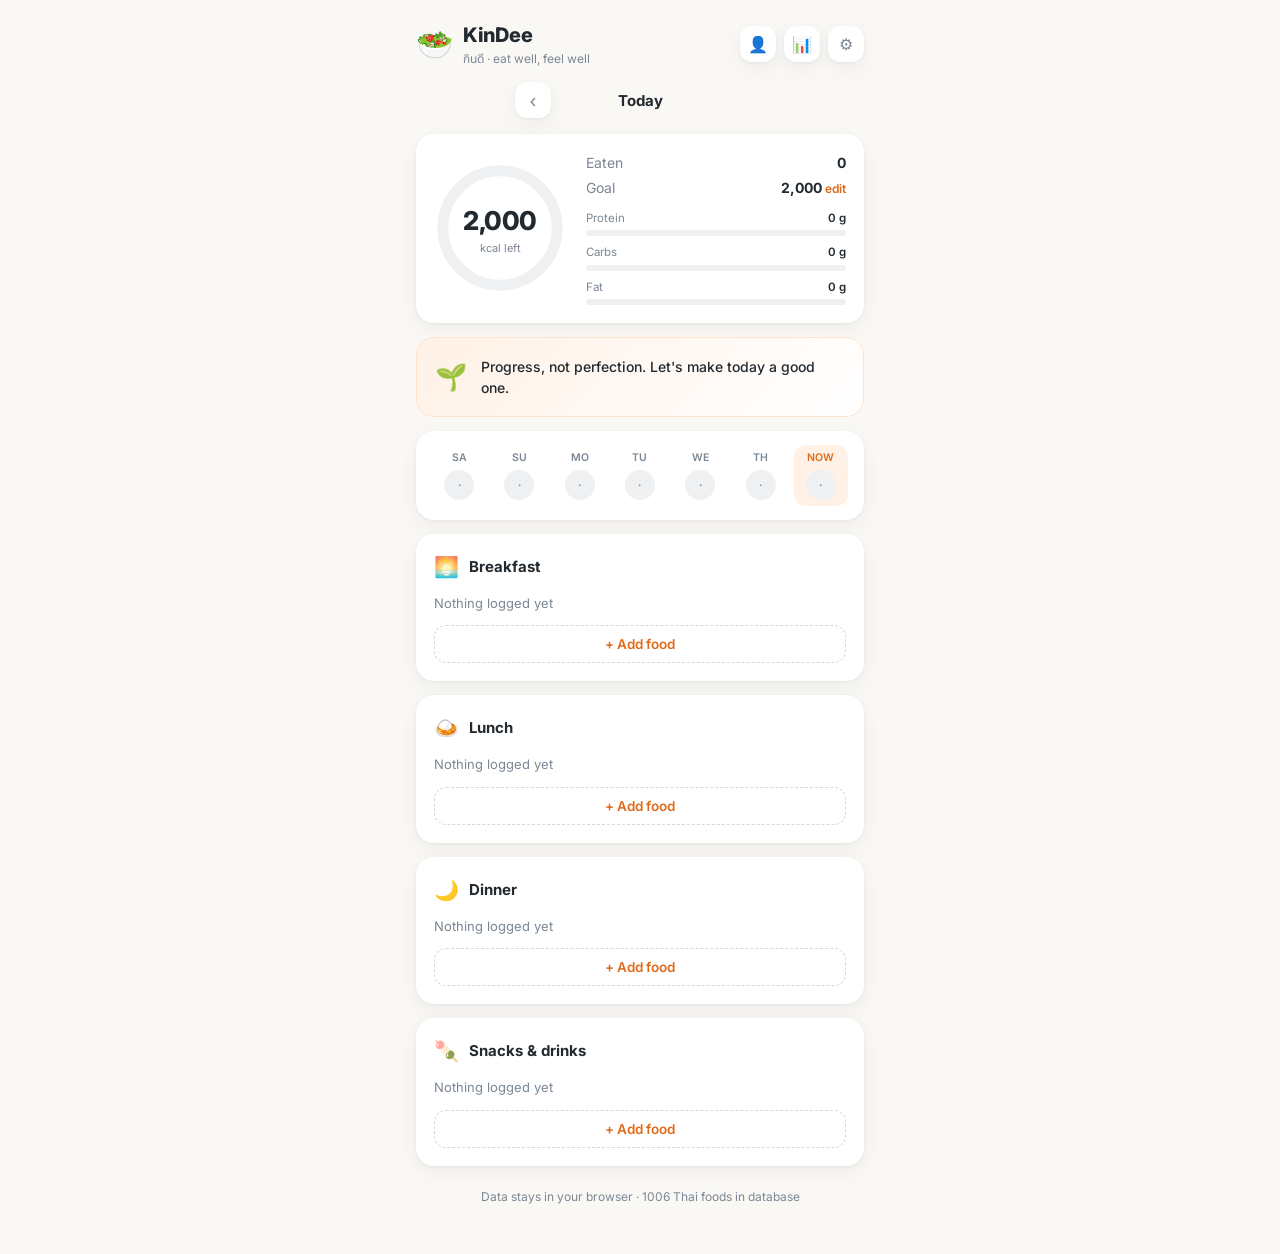
<file: index.html>
<!DOCTYPE html>
<html lang="en">
<head>
  <meta charset="UTF-8" />
  <meta name="viewport" content="width=device-width, initial-scale=1.0" />
  <title>KinDee — Thai Nutrition Tracker</title>
  <meta name="description" content="Track your meals, calories and macros with a built-in Thai food database." />
  <link rel="preconnect" href="https://fonts.googleapis.com" />
  <link rel="preconnect" href="https://fonts.gstatic.com" crossorigin />
  <link href="https://fonts.googleapis.com/css2?family=Inter:wght@400;500;600;700;800&family=Noto+Sans+Thai:wght@400;500;600;700&display=swap" rel="stylesheet" />
  <link rel="stylesheet" href="styles.css" />
  <link rel="icon" href="data:image/svg+xml,<svg xmlns=%22http://www.w3.org/2000/svg%22 viewBox=%220 0 100 100%22><text y=%22.9em%22 font-size=%2290%22>🥗</text></svg>" />
</head>
<body>
  <div class="app">

    <!-- Header -->
    <header class="header">
      <div class="brand">
        <span class="brand-logo">🥗</span>
        <div>
          <h1>KinDee</h1>
          <p class="brand-sub">กินดี · eat well, feel well</p>
        </div>
      </div>
      <div class="header-actions">
        <button class="icon-btn" id="btn-account" title="Account & sync" aria-label="Account and sync">👤</button>
        <button class="icon-btn" id="btn-stats" title="Weekly & monthly stats" aria-label="Weekly and monthly stats">📊</button>
        <button class="icon-btn" id="btn-goal" title="Set daily goal" aria-label="Set daily calorie goal">⚙</button>
      </div>
    </header>

    <div id="day-view">
    <!-- Date navigation -->
    <nav class="date-nav">
      <button class="icon-btn" id="date-prev" aria-label="Previous day">‹</button>
      <button class="date-label" id="date-label" title="Jump to today">Today</button>
      <button class="icon-btn" id="date-next" aria-label="Next day">›</button>
    </nav>

    <!-- Summary card -->
    <section class="card summary-card">
      <div class="ring-wrap">
        <svg class="ring" viewBox="0 0 120 120" aria-hidden="true">
          <circle class="ring-bg" cx="60" cy="60" r="52" />
          <circle class="ring-fill" id="ring-fill" cx="60" cy="60" r="52" />
        </svg>
        <div class="ring-center">
          <span class="ring-value" id="remaining-kcal">0</span>
          <span class="ring-caption" id="remaining-caption">kcal left</span>
        </div>
      </div>
      <div class="summary-side">
        <div class="summary-row">
          <span class="summary-label">Eaten</span>
          <span class="summary-num" id="eaten-kcal">0</span>
        </div>
        <div class="summary-row">
          <span class="summary-label">Goal</span>
          <span class="summary-num"><span id="goal-kcal">2000</span> <button class="link-btn" id="btn-goal-inline">edit</button></span>
        </div>
        <div class="macros">
          <div class="macro">
            <div class="macro-top"><span>Protein</span><span id="macro-p">0 g</span></div>
            <div class="bar"><div class="bar-fill p" id="bar-p"></div></div>
          </div>
          <div class="macro">
            <div class="macro-top"><span>Carbs</span><span id="macro-c">0 g</span></div>
            <div class="bar"><div class="bar-fill c" id="bar-c"></div></div>
          </div>
          <div class="macro">
            <div class="macro-top"><span>Fat</span><span id="macro-f">0 g</span></div>
            <div class="bar"><div class="bar-fill f" id="bar-f"></div></div>
          </div>
        </div>
      </div>
    </section>

    <!-- Encouragement -->
    <section class="card cheer-card" id="cheer-card">
      <span class="cheer-emoji" id="cheer-emoji">🌤</span>
      <p class="cheer-text" id="cheer-text">A fresh day, a fresh plate. You've got this!</p>
    </section>

    <!-- Week strip -->
    <section class="card week-card">
      <div class="week-strip" id="week-strip"></div>
    </section>

    <!-- Meals -->
    <main id="meals"></main>
    </div><!-- /day-view -->

    <!-- Stats view -->
    <section id="stats-view" class="hidden">
      <div class="stats-head">
        <h2 class="stats-title">Your summary</h2>
        <button class="link-btn" id="stats-close">← Back to today</button>
      </div>
      <div class="tabs stats-tabs">
        <button class="tab active" data-period="week">This week</button>
        <button class="tab" data-period="month">This month</button>
      </div>
      <div id="stats-body"></div>
    </section>

    <footer class="footer">
      Data stays in your browser · <span id="db-count">0</span> Thai foods in database
    </footer>
  </div>

  <!-- Add-food modal -->
  <div class="modal-overlay hidden" id="modal-overlay">
    <div class="modal" role="dialog" aria-modal="true" aria-labelledby="modal-title">
      <div class="modal-head">
        <h2 id="modal-title">Add to <span id="modal-meal-name">Breakfast</span></h2>
        <button class="icon-btn" id="modal-close" aria-label="Close">✕</button>
      </div>

      <div class="tabs">
        <button class="tab active" data-tab="search">Search food</button>
        <button class="tab" data-tab="new">New food</button>
      </div>

      <!-- Search tab -->
      <div class="tab-panel" id="panel-search">
        <input type="search" class="input search-input" id="food-search"
               placeholder="Search — pad thai, ส้มตำ, khao man gai…" autocomplete="off" />
        <div class="chips" id="category-chips"></div>
        <ul class="food-list" id="food-list"></ul>
      </div>

      <!-- New food tab -->
      <div class="tab-panel hidden" id="panel-new">
        <form id="new-food-form">
          <label class="field">Name <input class="input" id="nf-name" required placeholder="e.g. Grandma's kaeng som" autocomplete="off" /></label>
          <div id="nf-suggestions" class="nf-suggest hidden"></div>
          <div class="nf-templates">
            <span class="nf-templates-label">No match? Start from a type:</span>
            <div class="chips" id="nf-template-chips"></div>
          </div>
          <label class="field">Thai name <span class="optional">(optional)</span> <input class="input" id="nf-thai" placeholder="เช่น แกงส้มคุณยาย" autocomplete="off" /></label>
          <label class="field">Serving <input class="input" id="nf-serving" required placeholder="e.g. 1 bowl" /></label>
          <div class="field-row">
            <label class="field">Calories <input class="input" id="nf-kcal" type="number" min="0" max="5000" required placeholder="kcal" /></label>
            <label class="field">Protein g <input class="input" id="nf-p" type="number" min="0" max="500" step="0.1" placeholder="0" /></label>
          </div>
          <div class="field-row">
            <label class="field">Carbs g <input class="input" id="nf-c" type="number" min="0" max="500" step="0.1" placeholder="0" /></label>
            <label class="field">Fat g <input class="input" id="nf-f" type="number" min="0" max="500" step="0.1" placeholder="0" /></label>
          </div>
          <button class="btn primary full" type="submit">Save &amp; add to meal</button>
          <p class="hint">Saved foods appear in search for future days too.</p>
        </form>
      </div>
    </div>
  </div>

  <!-- Serving-quantity modal -->
  <div class="modal-overlay hidden" id="qty-overlay">
    <div class="modal small" role="dialog" aria-modal="true">
      <div class="modal-head">
        <h2 id="qty-food-name">Food</h2>
        <button class="icon-btn" id="qty-close" aria-label="Close">✕</button>
      </div>
      <p class="qty-serving" id="qty-serving-label">1 serving</p>
      <div class="qty-row">
        <button class="qty-btn" id="qty-minus" aria-label="Less">−</button>
        <input class="qty-input" id="qty-input" type="text" inputmode="decimal" value="1" aria-label="Portion amount" />
        <button class="qty-btn" id="qty-plus" aria-label="More">+</button>
      </div>
      <p class="qty-hint">Type any amount — e.g. 0.2, 0.5, 1.5</p>
      <p class="qty-kcal"><span id="qty-kcal">0</span> kcal</p>
      <button class="btn primary full" id="qty-add">Add</button>
    </div>
  </div>

  <!-- Goal modal -->
  <div class="modal-overlay hidden" id="goal-overlay">
    <div class="modal small" role="dialog" aria-modal="true">
      <div class="modal-head">
        <h2>Daily calorie goal</h2>
        <button class="icon-btn" id="goal-close" aria-label="Close">✕</button>
      </div>
      <input class="input goal-input" id="goal-input" type="number" min="800" max="6000" step="50" />
      <div class="goal-presets">
        <button class="chip" data-goal="1500">1500</button>
        <button class="chip" data-goal="1800">1800</button>
        <button class="chip" data-goal="2000">2000</button>
        <button class="chip" data-goal="2500">2500</button>
      </div>
      <button class="btn primary full" id="goal-save">Save goal</button>
      <p class="hint">A common range is 1,800–2,500 kcal. Adjust to what your doctor or dietitian recommends.</p>
    </div>
  </div>

  <!-- Account / sync modal -->
  <div class="modal-overlay hidden" id="account-overlay">
    <div class="modal small" role="dialog" aria-modal="true" aria-labelledby="account-title">
      <div class="modal-head">
        <h2 id="account-title">Account &amp; sync</h2>
        <button class="icon-btn" id="account-close" aria-label="Close">✕</button>
      </div>

      <!-- State A: backend not configured -->
      <div id="account-setup">
        <p class="account-intro">Sync your log across devices with a free
          <a href="https://supabase.com" target="_blank" rel="noopener">Supabase</a>
          project. Paste your project URL and public anon key (see the setup guide).</p>
        <label class="field">Project URL <input class="input" id="sb-url" placeholder="https://xxxx.supabase.co" autocomplete="off" /></label>
        <label class="field">Anon public key <input class="input" id="sb-key" placeholder="eyJhbGciOi…" autocomplete="off" /></label>
        <button class="btn primary full" id="sb-save">Connect</button>
        <p class="hint">The anon key is safe to use in the browser. Without this, KinDee keeps working offline on this device.</p>
      </div>

      <!-- State B: configured, signed out -->
      <div id="account-signin" class="hidden">
        <p class="account-intro">Enter your email — we'll send a one-tap magic link, no password needed.</p>
        <label class="field">Email <input class="input" id="sb-email" type="email" placeholder="you@email.com" autocomplete="email" /></label>
        <button class="btn primary full" id="sb-signin">Send magic link</button>
        <button class="link-btn account-reset" id="sb-forget">Use a different Supabase project</button>
      </div>

      <!-- State C: signed in -->
      <div id="account-signedin" class="hidden">
        <p class="account-intro">Signed in as <strong id="sb-who">—</strong>. Your log syncs automatically.</p>
        <p class="account-status" id="sb-status"></p>
        <button class="btn primary full" id="sb-syncnow">Sync now</button>
        <button class="link-btn account-reset" id="sb-signout">Sign out</button>
      </div>

      <!-- Your data (always available) -->
      <div class="account-data">
        <span class="account-data-label">Your data</span>
        <button class="btn ghost full" id="export-csv">⬇ Export food log (CSV)</button>
      </div>
    </div>
  </div>

  <div class="toast hidden" id="toast"></div>

  <script src="foods.js"></script>
  <script src="app.js"></script>
  <!-- Optional deployment config (Supabase keys). Loads if present; ignored if not. -->
  <script>
    (function () {
      var s = document.createElement("script");
      s.src = "config.js";
      s.onerror = function () { /* no config.js — app stays offline-only */ };
      s.onload = function () { loadAuth(); };
      // If config 404s, onerror fires and we still load auth.js (manual-entry fallback)
      s.onerror = function () { loadAuth(); };
      function loadAuth() {
        if (loadAuth.done) return;
        loadAuth.done = true;
        var a = document.createElement("script");
        a.src = "auth.js";
        document.body.appendChild(a);
      }
      document.body.appendChild(s);
    })();
  </script>
</body>
</html>
</file>
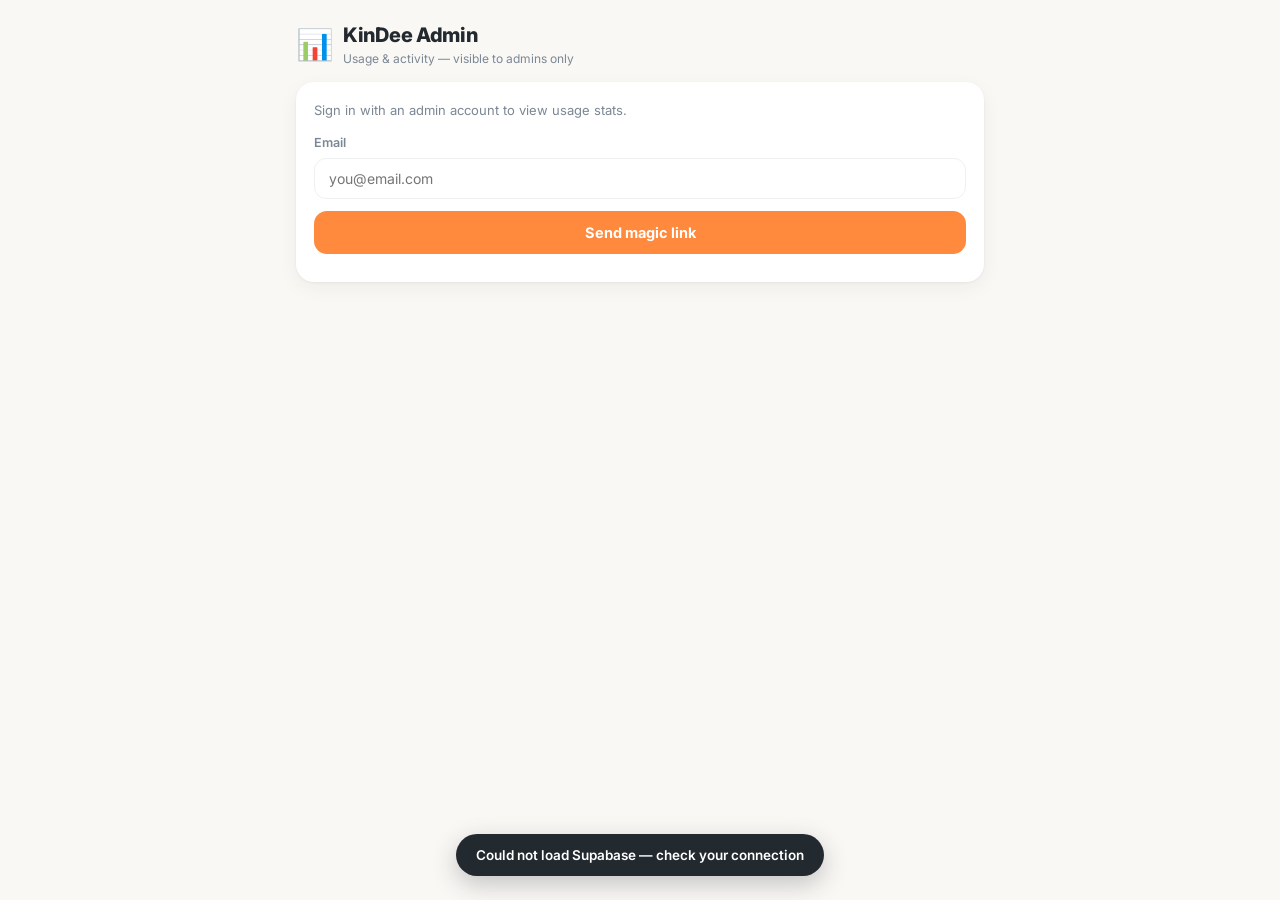
<file: admin.html>
<!DOCTYPE html>
<html lang="en">
<head>
  <meta charset="UTF-8" />
  <meta name="viewport" content="width=device-width, initial-scale=1.0" />
  <title>KinDee — Admin dashboard</title>
  <meta name="robots" content="noindex, nofollow" />
  <link href="https://fonts.googleapis.com/css2?family=Inter:wght@400;500;600;700;800&family=Noto+Sans+Thai:wght@400;500;600;700&display=swap" rel="stylesheet" />
  <link rel="stylesheet" href="styles.css" />
  <link rel="stylesheet" href="admin.css" />
  <link rel="icon" href="data:image/svg+xml,<svg xmlns=%22http://www.w3.org/2000/svg%22 viewBox=%220 0 100 100%22><text y=%22.9em%22 font-size=%2290%22>📊</text></svg>" />
</head>
<body>
  <div class="app admin-app">

    <header class="header">
      <div class="brand">
        <span class="brand-logo">📊</span>
        <div>
          <h1>KinDee Admin</h1>
          <p class="brand-sub">Usage &amp; activity — visible to admins only</p>
        </div>
      </div>
      <button class="icon-btn hidden" id="admin-signout" title="Sign out" aria-label="Sign out">⎋</button>
    </header>

    <!-- Not configured -->
    <section class="card hidden" id="admin-noconfig">
      <p class="account-intro">No backend is configured for this deployment
        (missing <code>config.js</code>), so there's no usage data to show.</p>
    </section>

    <!-- Sign-in -->
    <section class="card" id="admin-signin">
      <p class="account-intro">Sign in with an admin account to view usage stats.</p>
      <label class="field">Email <input class="input" id="admin-email" type="email" placeholder="you@email.com" autocomplete="email" /></label>
      <button class="btn primary full" id="admin-send-link">Send magic link</button>
      <p class="hint" id="admin-signin-status"></p>
    </section>

    <!-- Not authorized -->
    <section class="card hidden" id="admin-denied">
      <p class="account-intro">You're signed in as <strong id="admin-denied-email"></strong>, but
        this account isn't on the admin allowlist. Add its email to
        <code>admin_users</code> in Supabase to grant access.</p>
    </section>

    <!-- Dashboard -->
    <div id="admin-dashboard" class="hidden">
      <div class="stat-tiles admin-tiles">
        <div class="stat-tile"><span class="stat-value" id="stat-signed-up">–</span><span class="stat-label">signed up</span></div>
        <div class="stat-tile"><span class="stat-value" id="stat-with-log">–</span><span class="stat-label">have logged food</span></div>
        <div class="stat-tile"><span class="stat-value" id="stat-active-today">–</span><span class="stat-label">active today</span></div>
        <div class="stat-tile"><span class="stat-value" id="stat-active-week">–</span><span class="stat-label">active this week</span></div>
      </div>

      <section class="card">
        <div class="stats-range-label">Daily active users — last 30 days</div>
        <div class="stats-chart month" id="activity-chart"></div>
      </section>

      <section class="card">
        <div class="stats-range-label">Users</div>
        <div class="admin-table-wrap">
          <table class="admin-table" id="user-table">
            <thead>
              <tr>
                <th>Email</th><th>Joined</th><th>Days logged</th><th>Entries</th><th>Last active</th><th></th>
              </tr>
            </thead>
            <tbody id="user-table-body"></tbody>
          </table>
        </div>
        <p class="hint" id="user-table-empty">No signed-up users yet.</p>
      </section>
    </div>

    <!-- Drill-down: one user's log -->
    <div class="modal-overlay hidden" id="drilldown-overlay">
      <div class="modal" role="dialog" aria-modal="true">
        <div class="modal-head">
          <h2 id="drilldown-title">User log</h2>
          <button class="icon-btn" id="drilldown-close" aria-label="Close">✕</button>
        </div>
        <div id="drilldown-body" class="drilldown-body"></div>
      </div>
    </div>

  </div>

  <div class="toast hidden" id="toast"></div>

  <script>
    (function () {
      var s = document.createElement("script");
      s.src = "config.js";
      function loadAdmin() {
        if (loadAdmin.done) return;
        loadAdmin.done = true;
        var a = document.createElement("script");
        a.src = "admin.js";
        document.body.appendChild(a);
      }
      s.onload = loadAdmin;
      s.onerror = loadAdmin;
      document.body.appendChild(s);
    })();
  </script>
</body>
</html>
</file>
<file: styles.css>
:root {
  --bg: #faf8f5;
  --card: #ffffff;
  --text: #22292f;
  --text-soft: #7b8794;
  --line: #eef0f2;
  --accent: #ff8a3d;
  --accent-soft: #fff1e6;
  --accent-dark: #e06a1b;
  --green: #34b37e;
  --green-soft: #e7f7f0;
  --red: #e5636c;
  --p-color: #5b8def;
  --c-color: #f2b134;
  --f-color: #b78de8;
  --radius: 18px;
  --shadow: 0 1px 3px rgba(34, 41, 47, 0.06), 0 6px 20px rgba(34, 41, 47, 0.05);
}

* { margin: 0; padding: 0; box-sizing: border-box; }

html { -webkit-text-size-adjust: 100%; }

body {
  font-family: "Inter", "Noto Sans Thai", -apple-system, BlinkMacSystemFont, sans-serif;
  background: var(--bg);
  color: var(--text);
  line-height: 1.5;
  min-height: 100vh;
}

.app {
  max-width: 480px;
  margin: 0 auto;
  padding: 20px 16px 48px;
}

/* ---------- Header ---------- */
.header {
  display: flex;
  align-items: center;
  justify-content: space-between;
  margin-bottom: 14px;
}

.brand { display: flex; align-items: center; gap: 10px; }
.brand-logo { font-size: 30px; }
.brand h1 { font-size: 20px; font-weight: 800; letter-spacing: -0.3px; }
.brand-sub { font-size: 12px; color: var(--text-soft); }

.icon-btn {
  border: none;
  background: var(--card);
  box-shadow: var(--shadow);
  width: 36px;
  height: 36px;
  border-radius: 12px;
  font-size: 16px;
  color: var(--text-soft);
  cursor: pointer;
  display: inline-flex;
  align-items: center;
  justify-content: center;
  transition: transform 0.1s ease, color 0.15s ease;
}
.icon-btn:hover { color: var(--accent-dark); }
.icon-btn:active { transform: scale(0.94); }

/* ---------- Date nav ---------- */
.date-nav {
  display: flex;
  align-items: center;
  justify-content: center;
  gap: 14px;
  margin-bottom: 16px;
}
.date-nav .icon-btn { font-size: 20px; }
.date-label {
  border: none;
  background: none;
  font-family: inherit;
  font-size: 15px;
  font-weight: 700;
  color: var(--text);
  cursor: pointer;
  padding: 6px 12px;
  border-radius: 10px;
  min-width: 150px;
}
.date-label:hover { background: var(--accent-soft); }

/* ---------- Cards ---------- */
.card {
  background: var(--card);
  border-radius: var(--radius);
  box-shadow: var(--shadow);
  padding: 18px;
  margin-bottom: 14px;
}

/* ---------- Summary ---------- */
.summary-card {
  display: flex;
  align-items: center;
  gap: 20px;
}

.ring-wrap { position: relative; width: 132px; height: 132px; flex-shrink: 0; }
.ring { width: 132px; height: 132px; transform: rotate(-90deg); }
.ring-bg, .ring-fill {
  fill: none;
  stroke-width: 10;
  stroke-linecap: round;
}
.ring-bg { stroke: var(--line); }
.ring-fill {
  stroke: var(--accent);
  stroke-dasharray: 326.7;
  stroke-dashoffset: 326.7;
  transition: stroke-dashoffset 0.6s cubic-bezier(0.22, 1, 0.36, 1), stroke 0.3s ease;
}
.ring-fill.over { stroke: var(--red); }
.ring-fill.done { stroke: var(--green); }

.ring-center {
  position: absolute;
  inset: 0;
  display: flex;
  flex-direction: column;
  align-items: center;
  justify-content: center;
}
.ring-value { font-size: 26px; font-weight: 800; letter-spacing: -0.5px; }
.ring-caption { font-size: 11px; color: var(--text-soft); }

.summary-side { flex: 1; min-width: 0; }
.summary-row {
  display: flex;
  justify-content: space-between;
  align-items: baseline;
  font-size: 14px;
  margin-bottom: 4px;
}
.summary-label { color: var(--text-soft); }
.summary-num { font-weight: 700; }
.link-btn {
  border: none;
  background: none;
  color: var(--accent-dark);
  font-family: inherit;
  font-size: 12px;
  font-weight: 600;
  cursor: pointer;
  padding: 0;
}

.macros { margin-top: 12px; display: grid; gap: 8px; }
.macro-top {
  display: flex;
  justify-content: space-between;
  font-size: 11.5px;
  color: var(--text-soft);
  margin-bottom: 3px;
}
.macro-top span:last-child { font-weight: 600; color: var(--text); }
.bar {
  height: 6px;
  border-radius: 3px;
  background: var(--line);
  overflow: hidden;
}
.bar-fill {
  height: 100%;
  width: 0%;
  border-radius: 3px;
  transition: width 0.5s ease;
}
.bar-fill.p { background: var(--p-color); }
.bar-fill.c { background: var(--c-color); }
.bar-fill.f { background: var(--f-color); }

/* ---------- Encouragement ---------- */
.cheer-card {
  display: flex;
  align-items: center;
  gap: 14px;
  background: linear-gradient(135deg, var(--accent-soft), #fff);
  border: 1px solid #ffe3cc;
  box-shadow: none;
  cursor: pointer;
  user-select: none;
}
.cheer-emoji { font-size: 26px; flex-shrink: 0; }
.cheer-text { font-size: 14px; font-weight: 500; }

/* ---------- Week strip ---------- */
.week-card { padding: 14px 16px; }
.week-strip {
  display: grid;
  grid-template-columns: repeat(7, 1fr);
  gap: 6px;
}
.week-day {
  border: none;
  background: none;
  font-family: inherit;
  cursor: pointer;
  display: flex;
  flex-direction: column;
  align-items: center;
  gap: 6px;
  padding: 6px 2px;
  border-radius: 12px;
}
.week-day:hover { background: var(--bg); }
.week-day.active { background: var(--accent-soft); }
.week-day-name { font-size: 10.5px; color: var(--text-soft); font-weight: 600; text-transform: uppercase; }
.week-day.active .week-day-name { color: var(--accent-dark); }
.week-dot {
  width: 30px;
  height: 30px;
  border-radius: 50%;
  background: var(--line);
  display: flex;
  align-items: center;
  justify-content: center;
  font-size: 10px;
  font-weight: 700;
  color: var(--text-soft);
}
.week-dot.some { background: var(--accent-soft); color: var(--accent-dark); }
.week-dot.hit { background: var(--green-soft); color: var(--green); }
.week-dot.over { background: #fdecee; color: var(--red); }

/* ---------- Meals ---------- */
.meal-card .meal-head {
  display: flex;
  align-items: center;
  justify-content: space-between;
  margin-bottom: 4px;
}
.meal-title {
  display: flex;
  align-items: center;
  gap: 10px;
  font-size: 15px;
  font-weight: 700;
}
.meal-emoji { font-size: 20px; }
.meal-kcal { font-size: 13px; color: var(--text-soft); font-weight: 600; }

.meal-items { list-style: none; margin-top: 6px; }
.meal-item {
  display: flex;
  align-items: center;
  justify-content: space-between;
  gap: 10px;
  padding: 9px 0;
  border-top: 1px solid var(--line);
}
.meal-item-info { min-width: 0; }
.meal-item-name { font-size: 14px; font-weight: 500; }
.meal-item-sub { font-size: 12px; color: var(--text-soft); }
.meal-item-right { display: flex; align-items: center; gap: 10px; flex-shrink: 0; }
.meal-item-kcal { font-size: 13.5px; font-weight: 700; }
.del-btn {
  border: none;
  background: none;
  color: #c3cbd3;
  font-size: 15px;
  cursor: pointer;
  padding: 4px;
  border-radius: 8px;
  line-height: 1;
}
.del-btn:hover { color: var(--red); background: #fdecee; }

.meal-empty {
  font-size: 13px;
  color: var(--text-soft);
  padding: 8px 0 2px;
}

.add-food-btn {
  margin-top: 10px;
  width: 100%;
  border: 1.5px dashed #e3d5c8;
  background: none;
  color: var(--accent-dark);
  font-family: inherit;
  font-size: 13.5px;
  font-weight: 600;
  padding: 10px;
  border-radius: 12px;
  cursor: pointer;
  transition: background 0.15s ease;
}
.add-food-btn:hover { background: var(--accent-soft); }

/* ---------- Footer ---------- */
.footer {
  text-align: center;
  font-size: 12px;
  color: var(--text-soft);
  margin-top: 22px;
}

/* ---------- Modal ---------- */
.modal-overlay {
  position: fixed;
  inset: 0;
  background: rgba(34, 41, 47, 0.45);
  display: flex;
  align-items: flex-end;
  justify-content: center;
  z-index: 50;
  backdrop-filter: blur(2px);
}
.modal {
  background: var(--card);
  width: 100%;
  max-width: 480px;
  max-height: 86vh;
  border-radius: 22px 22px 0 0;
  padding: 20px 18px 26px;
  display: flex;
  flex-direction: column;
  animation: slide-up 0.22s ease;
}
.modal.small { max-width: 380px; }

@media (min-width: 520px) {
  .modal-overlay { align-items: center; }
  .modal { border-radius: 22px; }
}

@keyframes slide-up {
  from { transform: translateY(24px); opacity: 0; }
  to { transform: translateY(0); opacity: 1; }
}

.modal-head {
  display: flex;
  align-items: center;
  justify-content: space-between;
  margin-bottom: 14px;
}
.modal-head h2 { font-size: 17px; font-weight: 800; }
.modal-head .icon-btn { box-shadow: none; background: var(--bg); }

.tabs {
  display: flex;
  gap: 6px;
  background: var(--bg);
  padding: 4px;
  border-radius: 12px;
  margin-bottom: 14px;
}
.tab {
  flex: 1;
  border: none;
  background: none;
  font-family: inherit;
  font-size: 13.5px;
  font-weight: 600;
  color: var(--text-soft);
  padding: 8px;
  border-radius: 9px;
  cursor: pointer;
}
.tab.active { background: var(--card); color: var(--text); box-shadow: var(--shadow); }

.tab-panel { overflow-y: auto; }

.input {
  width: 100%;
  border: 1.5px solid var(--line);
  border-radius: 12px;
  padding: 11px 14px;
  font-family: inherit;
  font-size: 14px;
  color: var(--text);
  background: var(--card);
  outline: none;
  transition: border-color 0.15s ease;
}
.input:focus { border-color: var(--accent); }
.search-input { margin-bottom: 10px; }

.chips { display: flex; gap: 6px; flex-wrap: wrap; margin-bottom: 12px; }
.chip {
  border: none;
  background: var(--bg);
  color: var(--text-soft);
  font-family: inherit;
  font-size: 12px;
  font-weight: 600;
  padding: 6px 11px;
  border-radius: 999px;
  cursor: pointer;
  white-space: nowrap;
}
.chip.active { background: var(--accent); color: #fff; }

.food-list {
  list-style: none;
  overflow-y: auto;
  min-height: 120px;
  max-height: 44vh;
}
.food-row {
  width: 100%;
  border: none;
  background: none;
  font-family: inherit;
  text-align: left;
  display: flex;
  align-items: center;
  justify-content: space-between;
  gap: 12px;
  padding: 11px 6px;
  border-top: 1px solid var(--line);
  cursor: pointer;
  border-radius: 10px;
}
.food-row:hover { background: var(--bg); }
.food-row-info { min-width: 0; }
.food-row-name { font-size: 14px; font-weight: 600; }
.food-row-name .thai { color: var(--text-soft); font-weight: 500; }
.food-row-sub { font-size: 12px; color: var(--text-soft); }
.food-row-kcal { font-size: 13.5px; font-weight: 700; color: var(--accent-dark); white-space: nowrap; }
.food-row-kcal small { font-weight: 500; color: var(--text-soft); }
.custom-badge {
  display: inline-block;
  font-size: 10px;
  font-weight: 700;
  color: var(--green);
  background: var(--green-soft);
  border-radius: 6px;
  padding: 1px 6px;
  margin-left: 6px;
  vertical-align: middle;
}
.list-empty { padding: 24px 8px; text-align: center; color: var(--text-soft); font-size: 13.5px; }

/* New food form */
.field { display: block; font-size: 12.5px; font-weight: 600; color: var(--text-soft); margin-bottom: 12px; }
.field .input { margin-top: 5px; font-weight: 400; }
.field-row { display: flex; gap: 10px; }
.field-row .field { flex: 1; }
.optional { font-weight: 400; }
.hint { font-size: 12px; color: var(--text-soft); margin-top: 10px; text-align: center; }

.btn {
  border: none;
  font-family: inherit;
  font-size: 14.5px;
  font-weight: 700;
  padding: 13px 18px;
  border-radius: 13px;
  cursor: pointer;
  transition: transform 0.1s ease, filter 0.15s ease;
}
.btn:active { transform: scale(0.98); }
.btn.primary { background: var(--accent); color: #fff; }
.btn.primary:hover { filter: brightness(0.96); }
.btn.full { width: 100%; }

/* Quantity modal */
.qty-serving { font-size: 13px; color: var(--text-soft); margin: -8px 0 14px; }
.qty-row {
  display: flex;
  align-items: center;
  justify-content: center;
  gap: 22px;
  margin-bottom: 10px;
}
.qty-btn {
  width: 44px;
  height: 44px;
  border: none;
  border-radius: 50%;
  background: var(--bg);
  font-size: 22px;
  color: var(--text);
  cursor: pointer;
}
.qty-btn:hover { background: var(--accent-soft); color: var(--accent-dark); }
.qty-value { font-size: 26px; font-weight: 800; min-width: 52px; text-align: center; }
.qty-kcal { text-align: center; font-size: 14px; color: var(--text-soft); margin-bottom: 16px; }
.qty-kcal span { font-weight: 700; color: var(--text); }

/* Goal modal */
.goal-input { font-size: 18px; font-weight: 700; text-align: center; margin-bottom: 12px; }
.goal-presets { display: flex; gap: 8px; justify-content: center; margin-bottom: 16px; }

/* Toast */
.toast {
  position: fixed;
  bottom: 24px;
  left: 50%;
  transform: translateX(-50%);
  background: var(--text);
  color: #fff;
  font-size: 13.5px;
  font-weight: 600;
  padding: 11px 20px;
  border-radius: 999px;
  box-shadow: 0 8px 24px rgba(34, 41, 47, 0.25);
  z-index: 100;
  animation: slide-up 0.2s ease;
  max-width: 90vw;
  text-align: center;
}

.hidden { display: none !important; }


/* ---------- New-food suggestions & type chips ---------- */
.nf-suggest {
  margin: -4px 0 12px;
  border: 1px solid var(--line);
  border-radius: 12px;
  overflow: hidden;
}
.nf-suggest-label {
  font-size: 11.5px;
  font-weight: 600;
  color: var(--text-soft);
  padding: 8px 12px 4px;
}
.nf-suggest-row {
  width: 100%;
  border: none;
  background: none;
  font-family: inherit;
  text-align: left;
  display: flex;
  align-items: center;
  justify-content: space-between;
  gap: 12px;
  padding: 9px 12px;
  border-top: 1px solid var(--line);
  cursor: pointer;
}
.nf-suggest-row:hover { background: var(--bg); }
.nf-suggest-info { min-width: 0; }
.nf-suggest-name { font-size: 13.5px; font-weight: 600; }
.nf-suggest-sub { font-size: 11.5px; color: var(--text-soft); }
.nf-suggest-kcal { font-size: 13px; font-weight: 700; color: var(--accent-dark); white-space: nowrap; }
.nf-suggest-kcal small { font-weight: 500; color: var(--text-soft); }

.nf-templates { margin-bottom: 14px; }
.nf-templates-label {
  display: block;
  font-size: 12.5px;
  font-weight: 600;
  color: var(--text-soft);
  margin-bottom: 8px;
}

/* Editable decimal portion input */
.qty-input {
  width: 96px;
  border: 1.5px solid var(--line);
  border-radius: 12px;
  padding: 6px 8px;
  font-family: inherit;
  font-size: 26px;
  font-weight: 800;
  text-align: center;
  color: var(--text);
  background: var(--card);
  outline: none;
}
.qty-input:focus { border-color: var(--accent); }
.qty-hint { text-align: center; font-size: 12px; color: var(--text-soft); margin: -6px 0 16px; }

/* ---------- Header actions ---------- */
.header-actions { display: flex; gap: 8px; }

/* ---------- Stats view ---------- */
.stats-head {
  display: flex;
  align-items: center;
  justify-content: space-between;
  margin-bottom: 12px;
}
.stats-title { font-size: 18px; font-weight: 800; letter-spacing: -0.3px; }
.stats-tabs { margin-bottom: 14px; }
.stats-cheer { margin-bottom: 14px; }

.stat-tiles {
  display: grid;
  grid-template-columns: repeat(2, 1fr);
  gap: 10px;
  margin-bottom: 14px;
}
.stat-tile {
  background: var(--card);
  border-radius: 14px;
  box-shadow: var(--shadow);
  padding: 14px;
  display: flex;
  flex-direction: column;
  gap: 2px;
}
.stat-value { font-size: 22px; font-weight: 800; letter-spacing: -0.5px; }
.stat-label { font-size: 11.5px; color: var(--text-soft); }

.stats-range-label {
  font-size: 12.5px;
  font-weight: 600;
  color: var(--text-soft);
  margin-bottom: 12px;
}

.stats-chart {
  display: grid;
  grid-template-columns: repeat(7, 1fr);
  align-items: end;
  gap: 6px;
  height: 140px;
}
.stats-chart.month {
  grid-template-columns: repeat(auto-fit, minmax(7px, 1fr));
  gap: 3px;
}
.stats-col {
  display: flex;
  flex-direction: column;
  align-items: center;
  gap: 6px;
  height: 100%;
  justify-content: flex-end;
}
.stats-bar-wrap {
  width: 100%;
  height: 112px;
  display: flex;
  align-items: flex-end;
  justify-content: center;
}
.stats-bar {
  width: 62%;
  max-width: 22px;
  min-height: 0;
  border-radius: 5px 5px 3px 3px;
  background: var(--line);
  transition: height 0.4s ease;
}
.stats-chart.month .stats-bar { width: 82%; border-radius: 3px; }
.stats-bar.some { background: var(--accent-soft); }
.stats-bar.hit { background: var(--green); }
.stats-bar.over { background: var(--red); }
.stats-col-label { font-size: 9.5px; color: var(--text-soft); font-weight: 600; }
.stats-chart.month .stats-col-label { display: none; }

.stats-lohi-row {
  display: flex;
  justify-content: space-between;
  align-items: baseline;
  gap: 10px;
  padding: 7px 0;
  border-top: 1px solid var(--line);
  font-size: 13px;
}
.stats-lohi-row:first-child { border-top: none; }
.stats-lohi-label { color: var(--text-soft); }
.stats-lohi-val { font-weight: 600; text-align: right; }

.top-foods { list-style: none; }
.top-food {
  display: flex;
  justify-content: space-between;
  align-items: center;
  gap: 12px;
  padding: 8px 0;
  border-top: 1px solid var(--line);
  font-size: 13.5px;
}
.top-food:first-child { border-top: none; }
.top-food-name { min-width: 0; }
.top-food-count { font-weight: 700; color: var(--accent-dark); flex-shrink: 0; }

/* ---------- Account / sync modal ---------- */
.account-intro { font-size: 13px; color: var(--text-soft); margin-bottom: 14px; line-height: 1.55; }
.account-intro a { color: var(--accent-dark); font-weight: 600; }
.account-status { font-size: 12.5px; color: var(--green); font-weight: 600; margin-bottom: 10px; min-height: 16px; text-align: center; }
.account-reset {
  display: block;
  width: 100%;
  text-align: center;
  margin-top: 12px;
  font-size: 12.5px;
}

/* ---------- Account data / export ---------- */
.account-data {
  margin-top: 18px;
  padding-top: 14px;
  border-top: 1px solid var(--line);
}
.account-data-label {
  display: block;
  font-size: 12px;
  font-weight: 700;
  color: var(--text-soft);
  text-transform: uppercase;
  letter-spacing: 0.3px;
  margin-bottom: 10px;
}
.btn.ghost {
  background: var(--bg);
  color: var(--text);
}
.btn.ghost:hover { background: var(--accent-soft); color: var(--accent-dark); }
</file>
<file: admin.css>
/* Admin dashboard — additions on top of styles.css's shared tokens/components. */

.admin-app { max-width: 720px; }

.admin-tiles { grid-template-columns: repeat(4, 1fr); }
@media (max-width: 560px) {
  .admin-tiles { grid-template-columns: repeat(2, 1fr); }
}

.admin-table-wrap { overflow-x: auto; }
.admin-table {
  width: 100%;
  border-collapse: collapse;
  font-size: 13px;
}
.admin-table th {
  text-align: left;
  font-size: 11px;
  font-weight: 700;
  color: var(--text-soft);
  text-transform: uppercase;
  letter-spacing: 0.3px;
  padding: 0 10px 8px;
  white-space: nowrap;
}
.admin-table td {
  padding: 10px;
  border-top: 1px solid var(--line);
  white-space: nowrap;
}
.admin-table tbody tr:hover { background: var(--bg); }

.drilldown-body { overflow-y: auto; }
.drilldown-day { margin-bottom: 12px; }
.drilldown-meal { margin-top: 8px; }
.drilldown-meal-label {
  font-size: 12px;
  font-weight: 700;
  color: var(--text-soft);
  margin-top: 6px;
}
</file>
